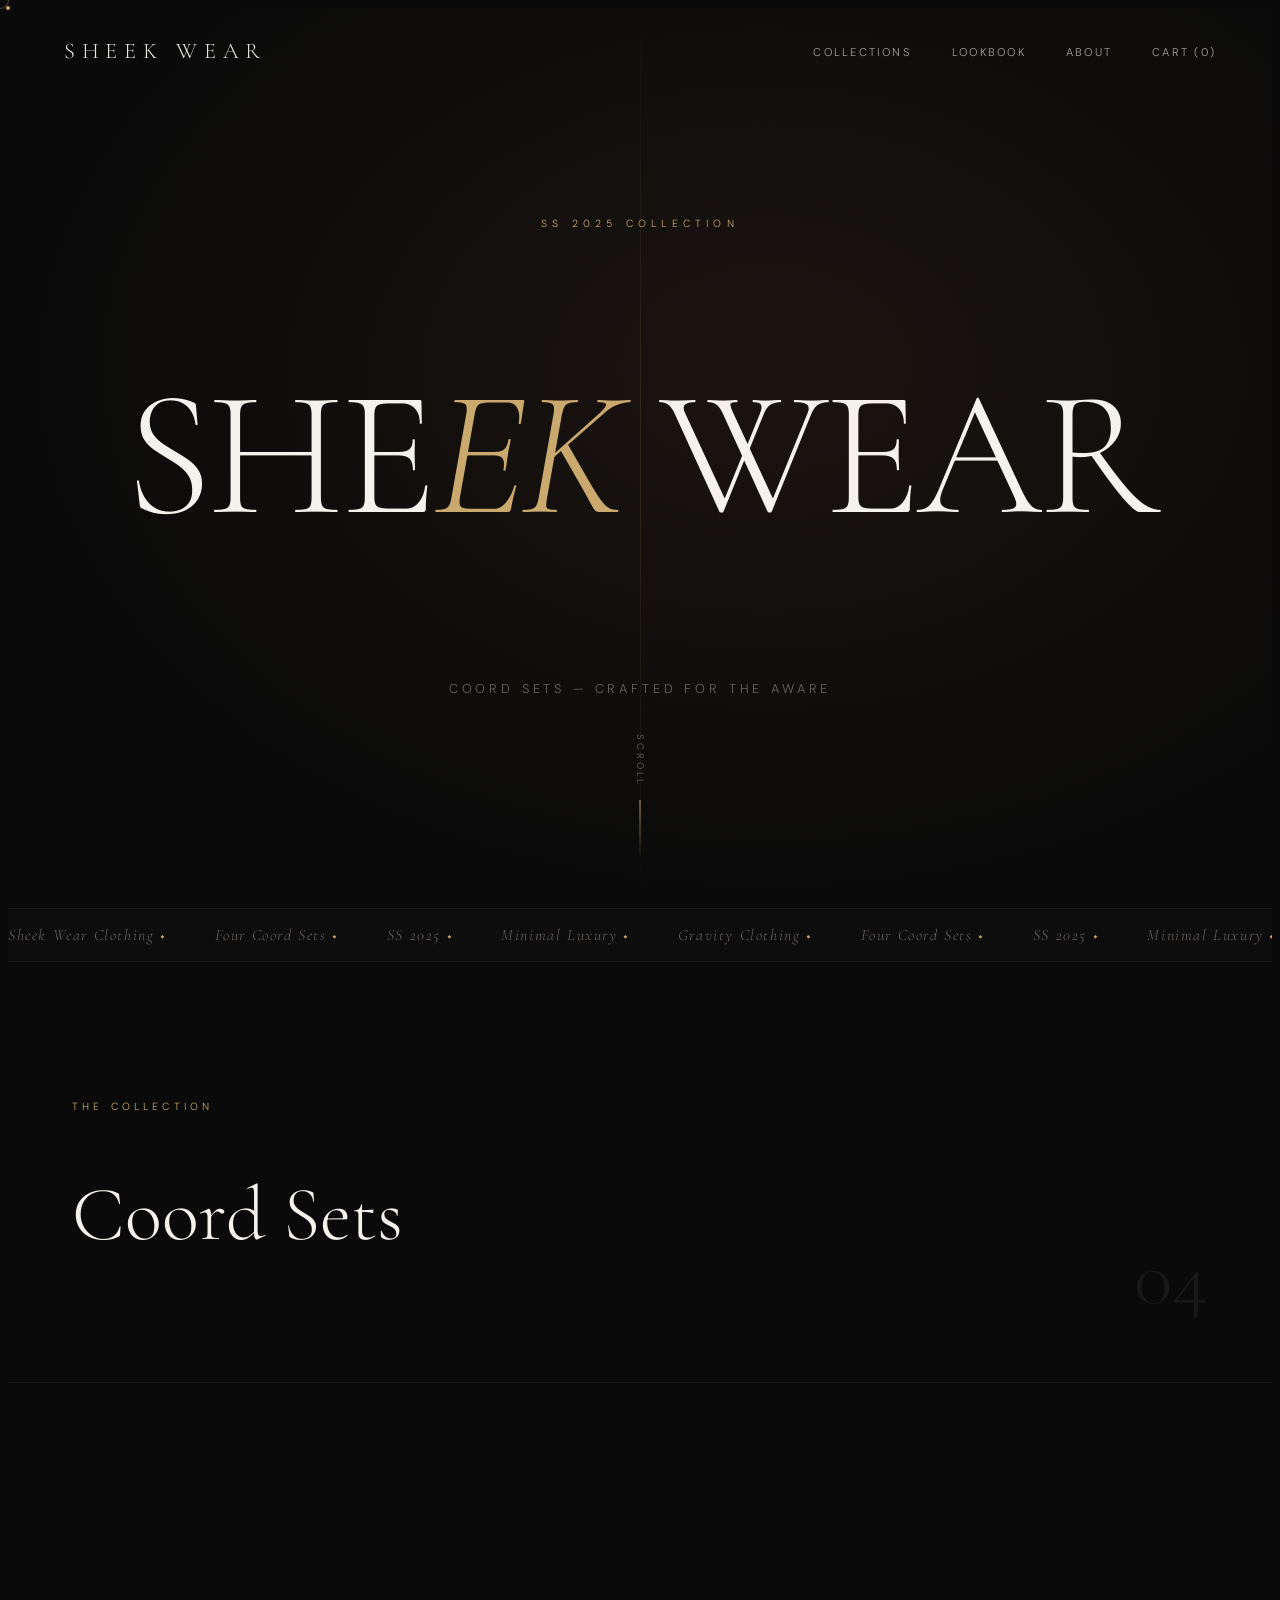
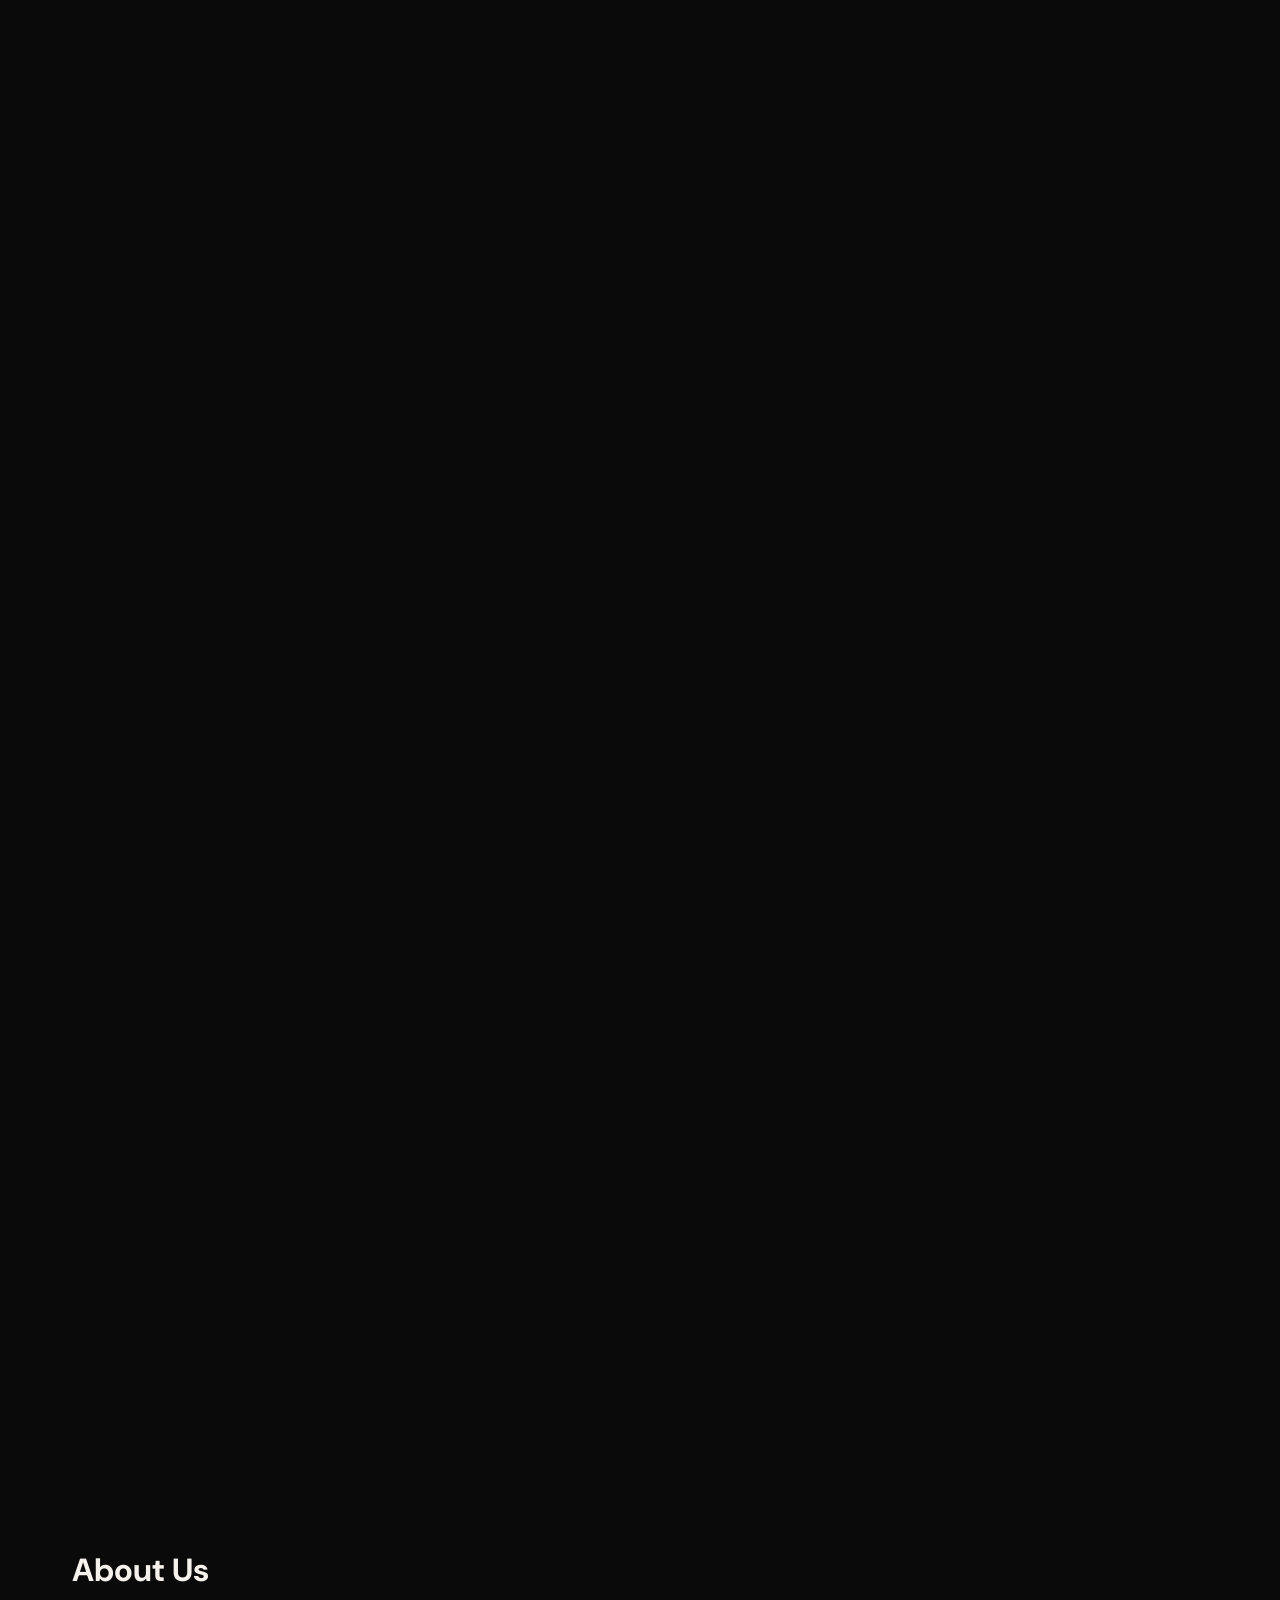
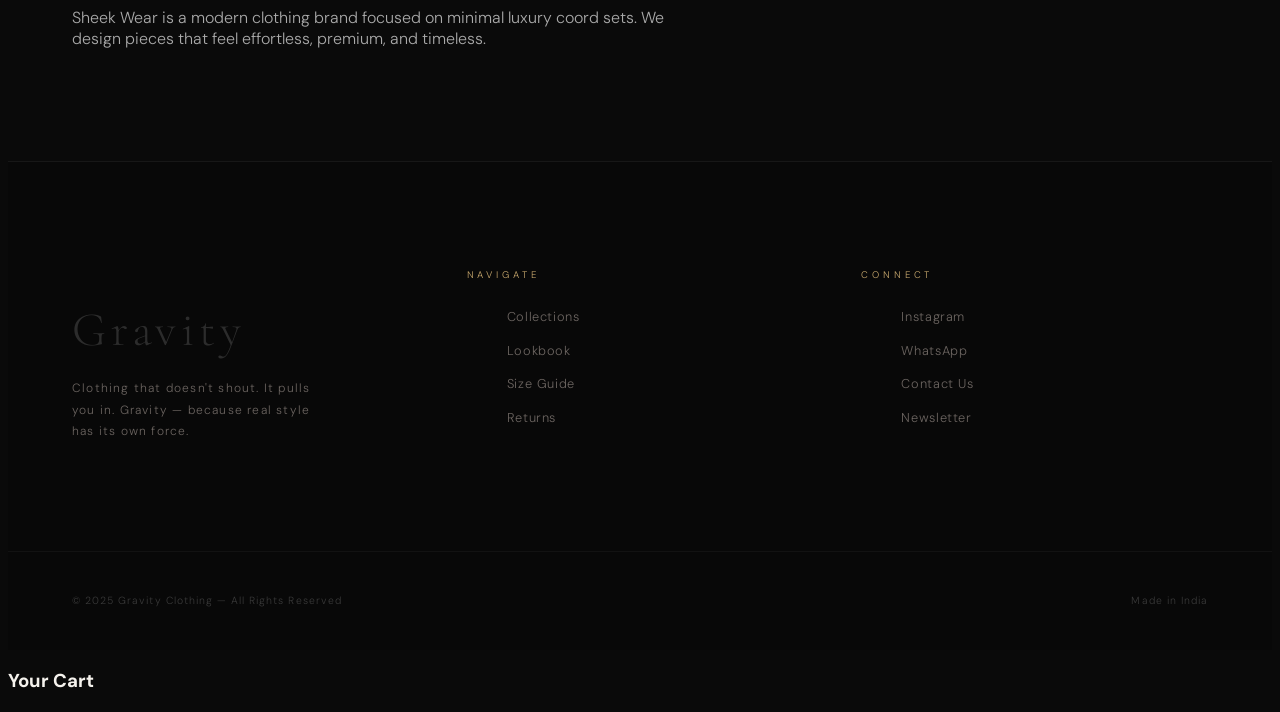
<file: index.html>
<!DOCTYPE html>
<html lang="en">
<head>
<meta charset="UTF-8">
<meta name="viewport" content="width=device-width, initial-scale=1.0">
<title>GRAVITY — Clothing</title>
<link href="https://fonts.googleapis.com/css2?family=Cormorant+Garamond:ital,wght@0,300;0,400;0,600;1,300;1,400&family=DM+Sans:wght@300;400;500&display=swap" rel="stylesheet">

<link rel="stylesheet" href="style.css">
</head>
<body>


<div class="cursor" id="cursor"></div>
<div class="cursor-ring" id="cursorRing"></div>

<!-- NAV -->
<nav>
  <a href="#" class="nav-logo">Sheek Wear</a>
  <ul class="nav-links">
    <li><a href="#collections">Collections</a></li>
    <li><a href="#">Lookbook</a></li>
    <li><a href="#about">About</a></li>
    <li><a href="#" onclick="toggleCart()">Cart (0)</a></li>
  </ul>
</nav>

<!-- HERO -->
<section class="hero">
  <div class="hero-bg"></div>
  <div class="hero-line"></div>
  <div class="hero-content">
    <p class="hero-eyebrow">SS 2025 Collection</p>
    <h1 class="hero-title">SHE<em>EK </em>WEAR</h1>
    <p class="hero-subtitle">Coord Sets — Crafted for the Aware</p>
  </div>
  <div class="hero-scroll">
    <span class="scroll-text">Scroll</span>
    <div class="scroll-line"></div>
  </div>
</section>

<!-- MARQUEE -->
<div class="marquee-section">
  <div class="marquee-track" id="marqueeTrack">
    <span class="marquee-item">Sheek Wear Clothing <span class="marquee-dot">◆</span></span>
    <span class="marquee-item">Four Coord Sets <span class="marquee-dot">◆</span></span>
    <span class="marquee-item">SS 2025 <span class="marquee-dot">◆</span></span>
    <span class="marquee-item">Minimal Luxury <span class="marquee-dot">◆</span></span>
    <span class="marquee-item">Gravity Clothing <span class="marquee-dot">◆</span></span>
    <span class="marquee-item">Four Coord Sets <span class="marquee-dot">◆</span></span>
    <span class="marquee-item">SS 2025 <span class="marquee-dot">◆</span></span>
    <span class="marquee-item">Minimal Luxury <span class="marquee-dot">◆</span></span>
    <span class="marquee-item">Gravity Clothing <span class="marquee-dot">◆</span></span>
    <span class="marquee-item">Four Coord Sets <span class="marquee-dot">◆</span></span>
  </div>
</div>

<!-- SECTION HEADER -->
<div class="section-header" id="collections">
  <div>
    <p class="section-label">The Collection</p>
    <h2 class="section-title">Coord Sets</h2>
  </div>
  <span class="section-count">04</span>
</div>

<!-- COORD SETS -->
<div class="coord-grid">

  <!-- SET 01 -->
  <div class="coord-item">
    <div class="coord-visual">
      <div class="coord-placeholder">
        <div class="placeholder-icon">
          <svg width="32" height="32" viewBox="0 0 32 32" fill="none">
            <rect x="8" y="4" width="16" height="24" rx="1" stroke="#c9a96e" stroke-width="0.8"/>
            <line x1="11" y1="10" x2="21" y2="10" stroke="#c9a96e" stroke-width="0.8"/>
            <line x1="11" y1="14" x2="18" y2="14" stroke="#c9a96e" stroke-width="0.8"/>
          </svg>
        </div>
        <span class="placeholder-text">Add Your Photo</span>
        <span class="placeholder-number">01</span>
      </div>
    </div>
    <div class="coord-info">
      <span class="coord-number">Set — 01</span>
      <h3 class="coord-name">The <em>Obsidian</em><br>Coord</h3>
      <p class="coord-desc">Deep black structured set with subtle matte finish. Boxy blazer paired with tapered wide-leg trousers. Designed for the person who moves with intention.</p>
      <div class="coord-tags">
        <span class="tag">Relaxed Fit</span>
        <span class="tag">Black</span>
        <span class="tag">Formal Casual</span>
        <span class="tag">100% Cotton</span>
      </div>
      <div class="size-row">
        <span class="size-label">Size</span>
        <button class="size-btn" onclick="selectSize(this)">XS</button>
        <button class="size-btn active" onclick="selectSize(this)">S</button>
        <button class="size-btn" onclick="selectSize(this)">M</button>
        <button class="size-btn" onclick="selectSize(this)">L</button>
        <button class="size-btn" onclick="selectSize(this)">XL</button>
      </div>
      <div class="coord-price-row">
        <span class="coord-price">₹3,499</span>
        <button class="btn-explore"><span>Add to Cart</span></button>
      </div>
    </div>
  </div>

  <!-- SET 02 -->
  <div class="coord-item">
    <div class="coord-visual">
      <div class="coord-placeholder">
        <div class="placeholder-icon">
          <svg width="32" height="32" viewBox="0 0 32 32" fill="none">
            <path d="M8 6 L16 4 L24 6 L22 28 L16 26 L10 28 Z" stroke="#c9a96e" stroke-width="0.8" fill="none"/>
            <line x1="12" y1="12" x2="20" y2="12" stroke="#c9a96e" stroke-width="0.8"/>
          </svg>
        </div>
        <span class="placeholder-text">Add Your Photo</span>
        <span class="placeholder-number">02</span>
      </div>
    </div>
    <div class="coord-info">
      <span class="coord-number">Set — 02</span>
      <h3 class="coord-name">The <em>Ivory</em><br>Coord</h3>
      <p class="coord-desc">Off-white linen blend coord with dropped shoulders and easy silhouette. A quiet statement in softness — effortless enough for brunch, refined enough for evenings.</p>
      <div class="coord-tags">
        <span class="tag">Oversized</span>
        <span class="tag">Ivory</span>
        <span class="tag">Linen Blend</span>
        <span class="tag">Summer</span>
      </div>
      <div class="size-row">
        <span class="size-label">Size</span>
        <button class="size-btn" onclick="selectSize(this)">XS</button>
        <button class="size-btn" onclick="selectSize(this)">S</button>
        <button class="size-btn active" onclick="selectSize(this)">M</button>
        <button class="size-btn" onclick="selectSize(this)">L</button>
        <button class="size-btn" onclick="selectSize(this)">XL</button>
      </div>
      <div class="coord-price-row">
        <span class="coord-price">₹3,199</span>
        <button class="btn-explore"><span>Add to Cart</span></button>
      </div>
    </div>
  </div>

  <!-- SET 03 -->
  <div class="coord-item">
    <div class="coord-visual">
      <div class="coord-placeholder">
        <div class="placeholder-icon">
          <svg width="32" height="32" viewBox="0 0 32 32" fill="none">
            <circle cx="16" cy="14" r="6" stroke="#c9a96e" stroke-width="0.8"/>
            <path d="M10 28 Q10 20 16 20 Q22 20 22 28" stroke="#c9a96e" stroke-width="0.8" fill="none"/>
          </svg>
        </div>
        <span class="placeholder-text">Add Your Photo</span>
        <span class="placeholder-number">03</span>
      </div>
    </div>
    <div class="coord-info">
      <span class="coord-number">Set — 03</span>
      <h3 class="coord-name">The <em>Slate</em><br>Coord</h3>
      <p class="coord-desc">Charcoal grey coord in premium modal fabric. The collarless jacket and straight-cut pants create an architectural silhouette that reads effortlessly modern.</p>
      <div class="coord-tags">
        <span class="tag">Straight Cut</span>
        <span class="tag">Charcoal</span>
        <span class="tag">Modal</span>
        <span class="tag">All Season</span>
      </div>
      <div class="size-row">
        <span class="size-label">Size</span>
        <button class="size-btn" onclick="selectSize(this)">XS</button>
        <button class="size-btn" onclick="selectSize(this)">S</button>
        <button class="size-btn" onclick="selectSize(this)">M</button>
        <button class="size-btn active" onclick="selectSize(this)">L</button>
        <button class="size-btn" onclick="selectSize(this)">XL</button>
      </div>
      <div class="coord-price-row">
        <span class="coord-price">₹3,699</span>
        <button class="btn-explore"><span>Add to Cart</span></button>
      </div>
    </div>
  </div>

  <!-- SET 04 -->
  <div class="coord-item">
    <div class="coord-visual">
      <div class="coord-placeholder">
        <div class="placeholder-icon">
          <svg width="32" height="32" viewBox="0 0 32 32" fill="none">
            <rect x="6" y="8" width="20" height="16" rx="2" stroke="#c9a96e" stroke-width="0.8"/>
            <path d="M6 14 L26 14" stroke="#c9a96e" stroke-width="0.8"/>
            <circle cx="16" cy="20" r="2" stroke="#c9a96e" stroke-width="0.8"/>
          </svg>
        </div>
        <span class="placeholder-text">Add Your Photo</span>
        <span class="placeholder-number">04</span>
      </div>
    </div>
    <div class="coord-info">
      <span class="coord-number">Set — 04</span>
      <h3 class="coord-name">The <em>Rust</em><br>Coord</h3>
      <p class="coord-desc">Warm terracotta coord with cinched waist detail and flared hem trousers. A bold earth-tone set that anchors the collection — grounded, warm, unforgettable.</p>
      <div class="coord-tags">
        <span class="tag">Flared Hem</span>
        <span class="tag">Rust / Terra</span>
        <span class="tag">Viscose</span>
        <span class="tag">Statement</span>
      </div>
      <div class="size-row">
        <span class="size-label">Size</span>
        <button class="size-btn" onclick="selectSize(this)">XS</button>
        <button class="size-btn" onclick="selectSize(this)">S</button>
        <button class="size-btn" onclick="selectSize(this)">M</button>
        <button class="size-btn" onclick="selectSize(this)">L</button>
        <button class="size-btn active" onclick="selectSize(this)">XL</button>
      </div>
      <div class="coord-price-row">
        <span class="coord-price">₹3,899</span>
        <button class="btn-explore"><span>Add to Cart</span></button>
      </div>
    </div>
  </div>

</div>
<section id="about" style="padding: 6rem 4rem;">
  <h2 style="font-size: 2rem; margin-bottom: 1rem;">About Us</h2>
  <p style="max-width: 600px; color: #aaa;">
    Sheek Wear is a modern clothing brand focused on minimal luxury coord sets.
    We design pieces that feel effortless, premium, and timeless.
  </p>
</section>

<!-- FOOTER -->
<footer>
  <div>
    <p class="footer-brand">Gravity</p>
    <p class="footer-tagline">Clothing that doesn't shout. It pulls you in. Gravity — because real style has its own force.</p>
  </div>
  <div>
    <p class="footer-heading">Navigate</p>
    <ul class="footer-links">
      <li><a href="#">Collections</a></li>
      <li><a href="#">Lookbook</a></li>
      <li><a href="#">Size Guide</a></li>
      <li><a href="#">Returns</a></li>
    </ul>
  </div>
  <div>
    <p class="footer-heading">Connect</p>
    <ul class="footer-links">
      <li><a href="#">Instagram</a></li>
      <li><a href="#">WhatsApp</a></li>
      <li><a href="#">Contact Us</a></li>
      <li><a href="#">Newsletter</a></li>
    </ul>
  </div>
</footer>
<div class="footer-bottom">
  <p>© 2025 Gravity Clothing — All Rights Reserved</p>
  <p>Made in India</p>
</div>

<!-- CART BOX -->
<div id="cartBox">
  <h3>Your Cart</h3>
  <ul id="cartItems"></ul>
</div>

<!-- JS FILE LINK -->
<script src="script.js"></script>
</body>
</html>
</file>
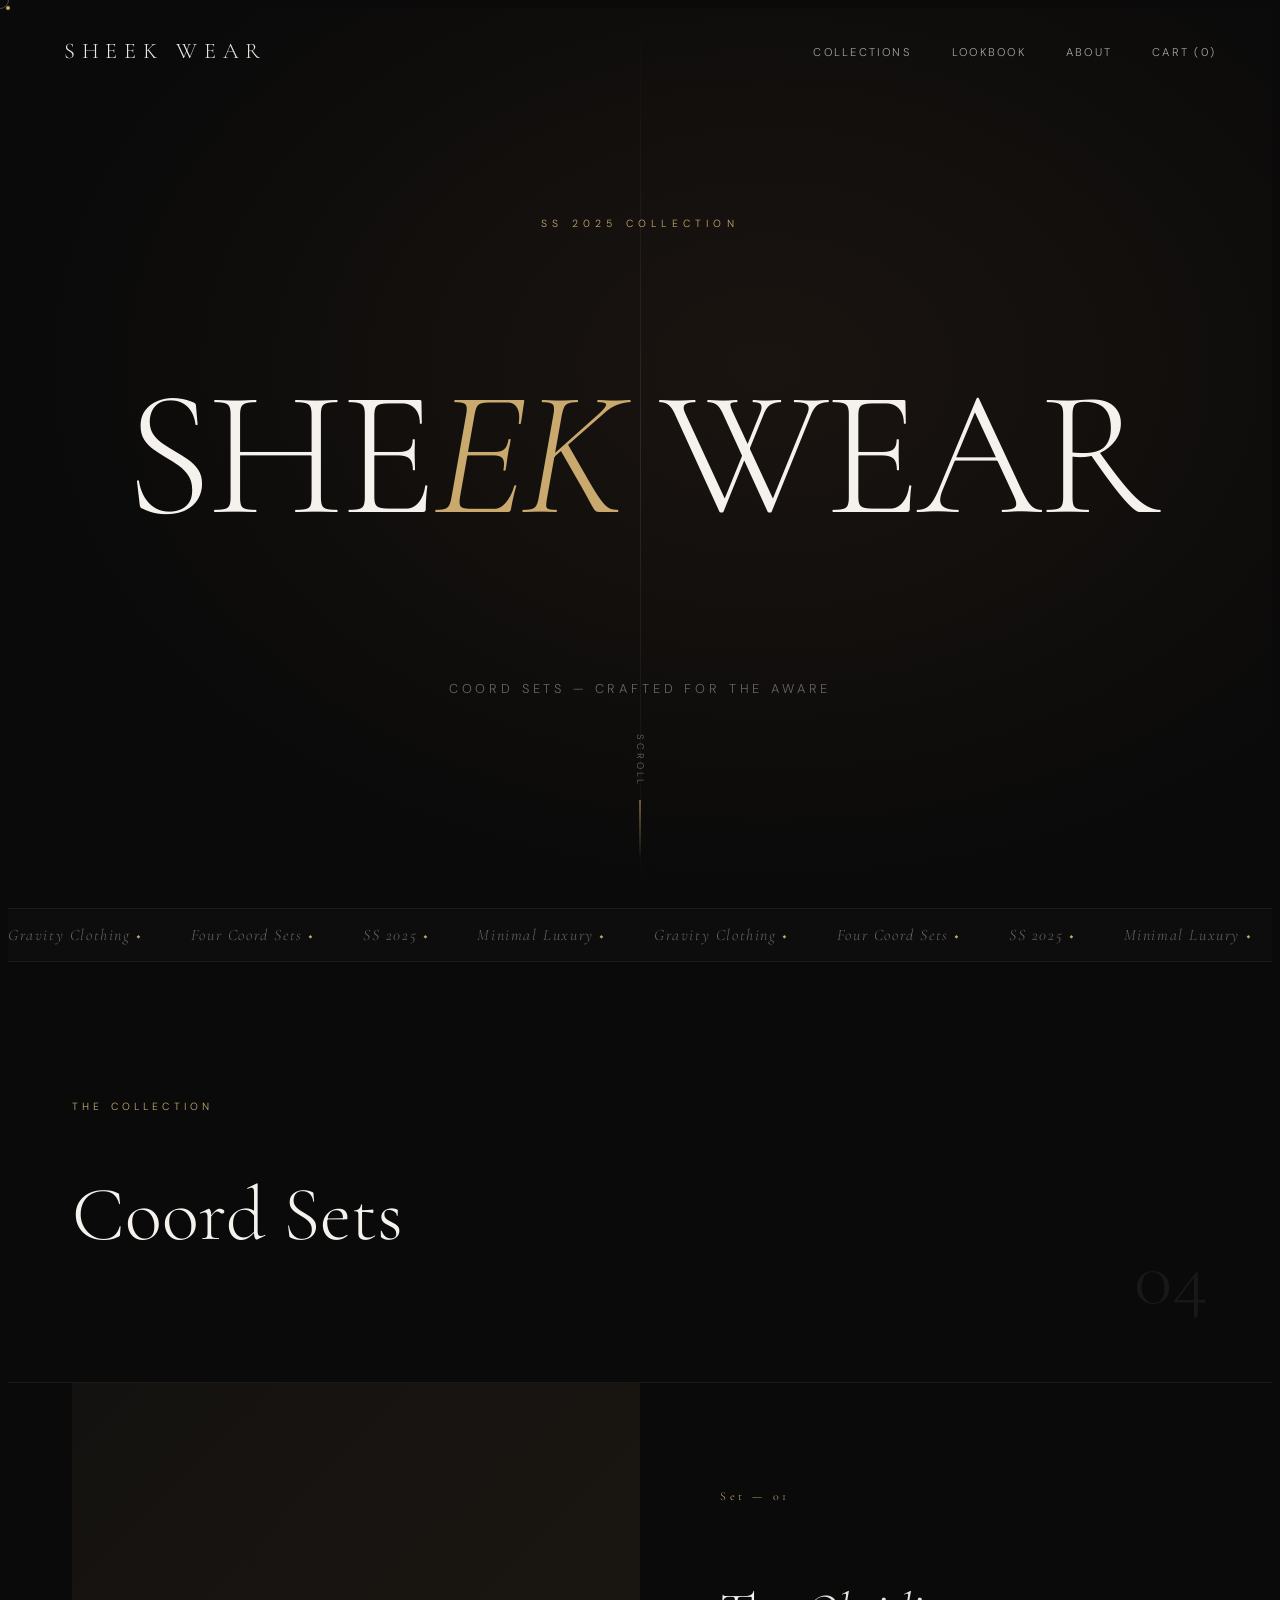
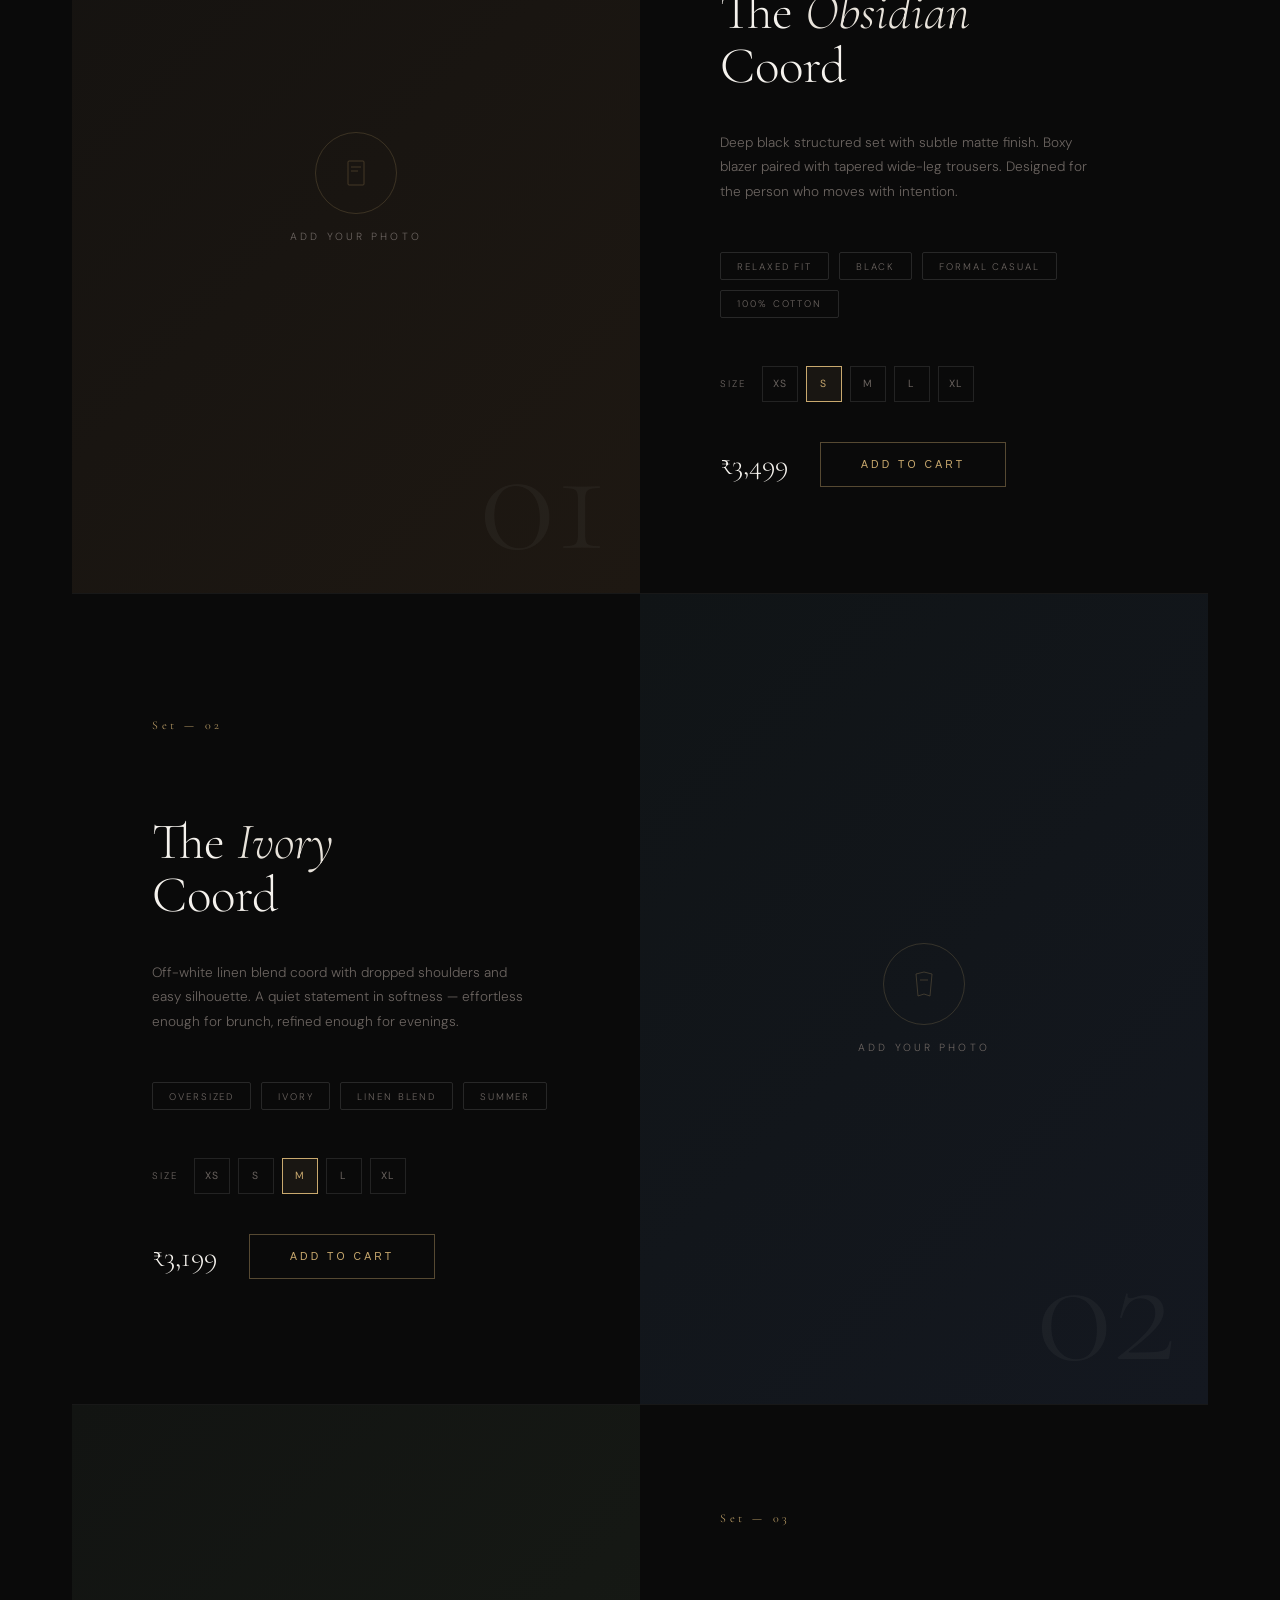
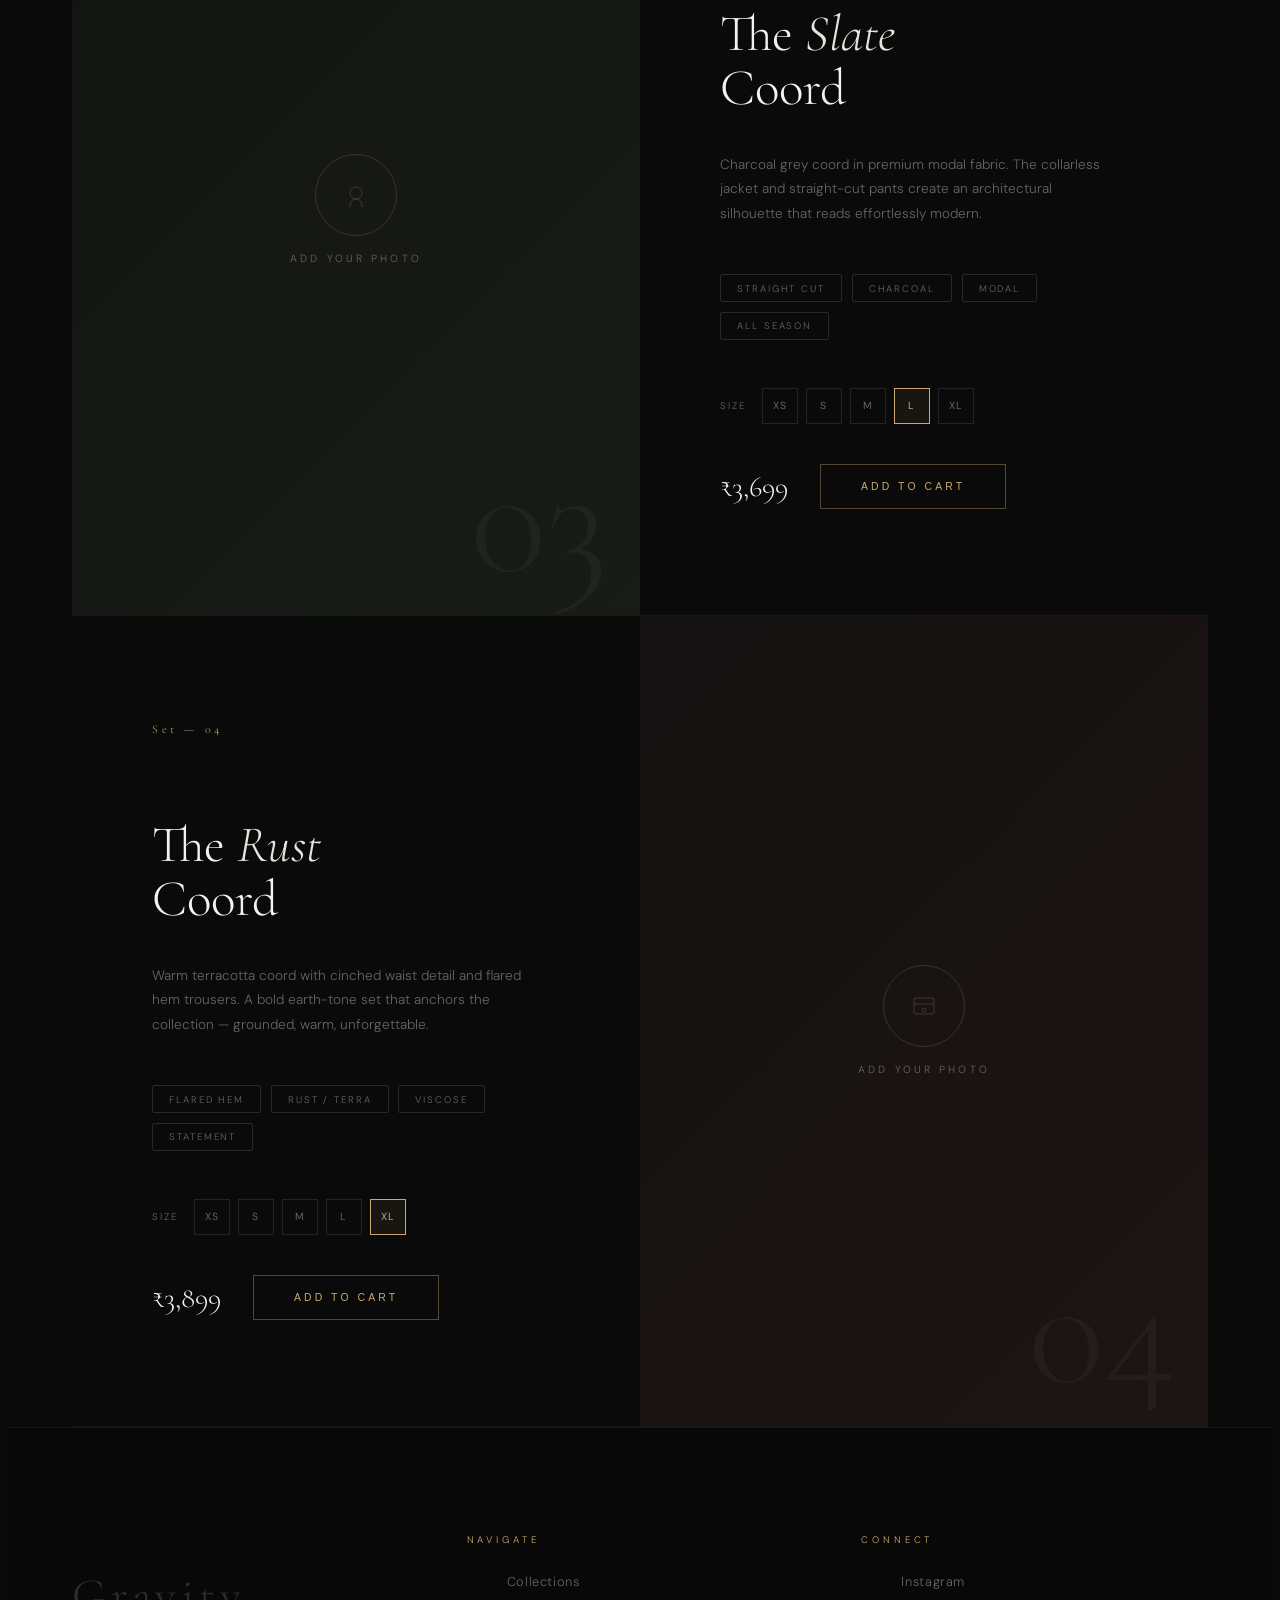
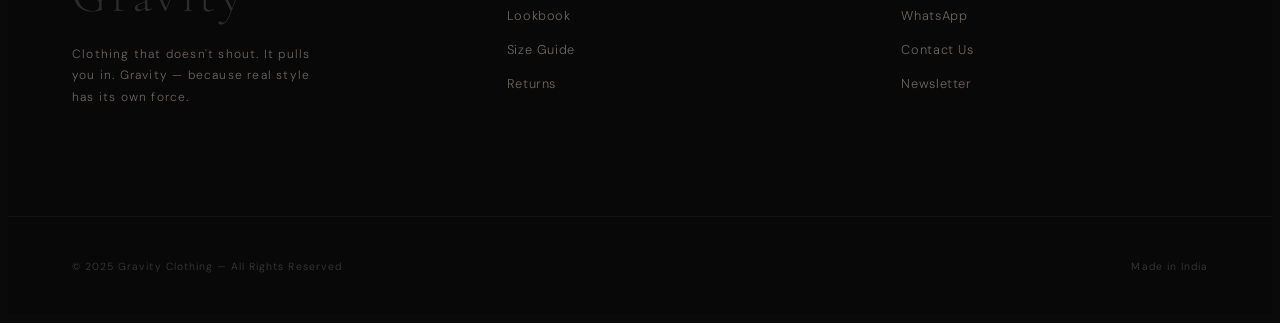
<file: gravity-clothing.html>
<!DOCTYPE html>
<html lang="en">
<head>
<meta charset="UTF-8">
<meta name="viewport" content="width=device-width, initial-scale=1.0">
<title>GRAVITY — Clothing</title>
<link href="https://fonts.googleapis.com/css2?family=Cormorant+Garamond:ital,wght@0,300;0,400;0,600;1,300;1,400&family=DM+Sans:wght@300;400;500&display=swap" rel="stylesheet">

<link rel="stylesheet" href="style.css">
</head>
<body>

<div class="cursor" id="cursor"></div>
<div class="cursor-ring" id="cursorRing"></div>

<!-- NAV -->
<nav>
  <a href="#" class="nav-logo">Sheek Wear</a>
  <ul class="nav-links">
    <li><a href="#collections">Collections</a></li>
    <li><a href="#">Lookbook</a></li>
    <li><a href="#">About</a></li>
    <li><a href="#">Cart (0)</a></li>
  </ul>
</nav>

<!-- HERO -->
<section class="hero">
  <div class="hero-bg"></div>
  <div class="hero-line"></div>
  <div class="hero-content">
    <p class="hero-eyebrow">SS 2025 Collection</p>
    <h1 class="hero-title">SHE<em>EK </em>WEAR</h1>
    <p class="hero-subtitle">Coord Sets — Crafted for the Aware</p>
  </div>
  <div class="hero-scroll">
    <span class="scroll-text">Scroll</span>
    <div class="scroll-line"></div>
  </div>
</section>

<!-- MARQUEE -->
<div class="marquee-section">
  <div class="marquee-track" id="marqueeTrack">
    <span class="marquee-item">Gravity Clothing <span class="marquee-dot">◆</span></span>
    <span class="marquee-item">Four Coord Sets <span class="marquee-dot">◆</span></span>
    <span class="marquee-item">SS 2025 <span class="marquee-dot">◆</span></span>
    <span class="marquee-item">Minimal Luxury <span class="marquee-dot">◆</span></span>
    <span class="marquee-item">Gravity Clothing <span class="marquee-dot">◆</span></span>
    <span class="marquee-item">Four Coord Sets <span class="marquee-dot">◆</span></span>
    <span class="marquee-item">SS 2025 <span class="marquee-dot">◆</span></span>
    <span class="marquee-item">Minimal Luxury <span class="marquee-dot">◆</span></span>
    <span class="marquee-item">Gravity Clothing <span class="marquee-dot">◆</span></span>
    <span class="marquee-item">Four Coord Sets <span class="marquee-dot">◆</span></span>
  </div>
</div>

<!-- SECTION HEADER -->
<div class="section-header" id="collections">
  <div>
    <p class="section-label">The Collection</p>
    <h2 class="section-title">Coord Sets</h2>
  </div>
  <span class="section-count">04</span>
</div>

<!-- COORD SETS -->
<div class="coord-grid">

  <!-- SET 01 -->
  <div class="coord-item">
    <div class="coord-visual">
      <div class="coord-placeholder">
        <div class="placeholder-icon">
          <svg width="32" height="32" viewBox="0 0 32 32" fill="none">
            <rect x="8" y="4" width="16" height="24" rx="1" stroke="#c9a96e" stroke-width="0.8"/>
            <line x1="11" y1="10" x2="21" y2="10" stroke="#c9a96e" stroke-width="0.8"/>
            <line x1="11" y1="14" x2="18" y2="14" stroke="#c9a96e" stroke-width="0.8"/>
          </svg>
        </div>
        <span class="placeholder-text">Add Your Photo</span>
        <span class="placeholder-number">01</span>
      </div>
    </div>
    <div class="coord-info">
      <span class="coord-number">Set — 01</span>
      <h3 class="coord-name">The <em>Obsidian</em><br>Coord</h3>
      <p class="coord-desc">Deep black structured set with subtle matte finish. Boxy blazer paired with tapered wide-leg trousers. Designed for the person who moves with intention.</p>
      <div class="coord-tags">
        <span class="tag">Relaxed Fit</span>
        <span class="tag">Black</span>
        <span class="tag">Formal Casual</span>
        <span class="tag">100% Cotton</span>
      </div>
      <div class="size-row">
        <span class="size-label">Size</span>
        <button class="size-btn" onclick="selectSize(this)">XS</button>
        <button class="size-btn active" onclick="selectSize(this)">S</button>
        <button class="size-btn" onclick="selectSize(this)">M</button>
        <button class="size-btn" onclick="selectSize(this)">L</button>
        <button class="size-btn" onclick="selectSize(this)">XL</button>
      </div>
      <div class="coord-price-row">
        <span class="coord-price">₹3,499</span>
        <button class="btn-explore"><span>Add to Cart</span></button>
      </div>
    </div>
  </div>

  <!-- SET 02 -->
  <div class="coord-item">
    <div class="coord-visual">
      <div class="coord-placeholder">
        <div class="placeholder-icon">
          <svg width="32" height="32" viewBox="0 0 32 32" fill="none">
            <path d="M8 6 L16 4 L24 6 L22 28 L16 26 L10 28 Z" stroke="#c9a96e" stroke-width="0.8" fill="none"/>
            <line x1="12" y1="12" x2="20" y2="12" stroke="#c9a96e" stroke-width="0.8"/>
          </svg>
        </div>
        <span class="placeholder-text">Add Your Photo</span>
        <span class="placeholder-number">02</span>
      </div>
    </div>
    <div class="coord-info">
      <span class="coord-number">Set — 02</span>
      <h3 class="coord-name">The <em>Ivory</em><br>Coord</h3>
      <p class="coord-desc">Off-white linen blend coord with dropped shoulders and easy silhouette. A quiet statement in softness — effortless enough for brunch, refined enough for evenings.</p>
      <div class="coord-tags">
        <span class="tag">Oversized</span>
        <span class="tag">Ivory</span>
        <span class="tag">Linen Blend</span>
        <span class="tag">Summer</span>
      </div>
      <div class="size-row">
        <span class="size-label">Size</span>
        <button class="size-btn" onclick="selectSize(this)">XS</button>
        <button class="size-btn" onclick="selectSize(this)">S</button>
        <button class="size-btn active" onclick="selectSize(this)">M</button>
        <button class="size-btn" onclick="selectSize(this)">L</button>
        <button class="size-btn" onclick="selectSize(this)">XL</button>
      </div>
      <div class="coord-price-row">
        <span class="coord-price">₹3,199</span>
        <button class="btn-explore"><span>Add to Cart</span></button>
      </div>
    </div>
  </div>

  <!-- SET 03 -->
  <div class="coord-item">
    <div class="coord-visual">
      <div class="coord-placeholder">
        <div class="placeholder-icon">
          <svg width="32" height="32" viewBox="0 0 32 32" fill="none">
            <circle cx="16" cy="14" r="6" stroke="#c9a96e" stroke-width="0.8"/>
            <path d="M10 28 Q10 20 16 20 Q22 20 22 28" stroke="#c9a96e" stroke-width="0.8" fill="none"/>
          </svg>
        </div>
        <span class="placeholder-text">Add Your Photo</span>
        <span class="placeholder-number">03</span>
      </div>
    </div>
    <div class="coord-info">
      <span class="coord-number">Set — 03</span>
      <h3 class="coord-name">The <em>Slate</em><br>Coord</h3>
      <p class="coord-desc">Charcoal grey coord in premium modal fabric. The collarless jacket and straight-cut pants create an architectural silhouette that reads effortlessly modern.</p>
      <div class="coord-tags">
        <span class="tag">Straight Cut</span>
        <span class="tag">Charcoal</span>
        <span class="tag">Modal</span>
        <span class="tag">All Season</span>
      </div>
      <div class="size-row">
        <span class="size-label">Size</span>
        <button class="size-btn" onclick="selectSize(this)">XS</button>
        <button class="size-btn" onclick="selectSize(this)">S</button>
        <button class="size-btn" onclick="selectSize(this)">M</button>
        <button class="size-btn active" onclick="selectSize(this)">L</button>
        <button class="size-btn" onclick="selectSize(this)">XL</button>
      </div>
      <div class="coord-price-row">
        <span class="coord-price">₹3,699</span>
        <button class="btn-explore"><span>Add to Cart</span></button>
      </div>
    </div>
  </div>

  <!-- SET 04 -->
  <div class="coord-item">
    <div class="coord-visual">
      <div class="coord-placeholder">
        <div class="placeholder-icon">
          <svg width="32" height="32" viewBox="0 0 32 32" fill="none">
            <rect x="6" y="8" width="20" height="16" rx="2" stroke="#c9a96e" stroke-width="0.8"/>
            <path d="M6 14 L26 14" stroke="#c9a96e" stroke-width="0.8"/>
            <circle cx="16" cy="20" r="2" stroke="#c9a96e" stroke-width="0.8"/>
          </svg>
        </div>
        <span class="placeholder-text">Add Your Photo</span>
        <span class="placeholder-number">04</span>
      </div>
    </div>
    <div class="coord-info">
      <span class="coord-number">Set — 04</span>
      <h3 class="coord-name">The <em>Rust</em><br>Coord</h3>
      <p class="coord-desc">Warm terracotta coord with cinched waist detail and flared hem trousers. A bold earth-tone set that anchors the collection — grounded, warm, unforgettable.</p>
      <div class="coord-tags">
        <span class="tag">Flared Hem</span>
        <span class="tag">Rust / Terra</span>
        <span class="tag">Viscose</span>
        <span class="tag">Statement</span>
      </div>
      <div class="size-row">
        <span class="size-label">Size</span>
        <button class="size-btn" onclick="selectSize(this)">XS</button>
        <button class="size-btn" onclick="selectSize(this)">S</button>
        <button class="size-btn" onclick="selectSize(this)">M</button>
        <button class="size-btn" onclick="selectSize(this)">L</button>
        <button class="size-btn active" onclick="selectSize(this)">XL</button>
      </div>
      <div class="coord-price-row">
        <span class="coord-price">₹3,899</span>
        <button class="btn-explore"><span>Add to Cart</span></button>
      </div>
    </div>
  </div>

</div>

<!-- FOOTER -->
<footer>
  <div>
    <p class="footer-brand">Gravity</p>
    <p class="footer-tagline">Clothing that doesn't shout. It pulls you in. Gravity — because real style has its own force.</p>
  </div>
  <div>
    <p class="footer-heading">Navigate</p>
    <ul class="footer-links">
      <li><a href="#">Collections</a></li>
      <li><a href="#">Lookbook</a></li>
      <li><a href="#">Size Guide</a></li>
      <li><a href="#">Returns</a></li>
    </ul>
  </div>
  <div>
    <p class="footer-heading">Connect</p>
    <ul class="footer-links">
      <li><a href="#">Instagram</a></li>
      <li><a href="#">WhatsApp</a></li>
      <li><a href="#">Contact Us</a></li>
      <li><a href="#">Newsletter</a></li>
    </ul>
  </div>
</footer>
<div class="footer-bottom">
  <p>© 2025 Gravity Clothing — All Rights Reserved</p>
  <p>Made in India</p>
</div>

<script>
  // Custom cursor
  const cursor = document.getElementById('cursor');
  const ring = document.getElementById('cursorRing');
  let mx = 0, my = 0, rx = 0, ry = 0;
  document.addEventListener('mousemove', e => {
    mx = e.clientX; my = e.clientY;
    cursor.style.left = mx + 'px';
    cursor.style.top = my + 'px';
  });
  function animateRing() {
    rx += (mx - rx) * 0.12;
    ry += (my - ry) * 0.12;
    ring.style.left = rx + 'px';
    ring.style.top = ry + 'px';
    requestAnimationFrame(animateRing);
  }
  animateRing();
  document.querySelectorAll('button, a, .coord-item').forEach(el => {
    el.addEventListener('mouseenter', () => cursor.classList.add('hover'));
    el.addEventListener('mouseleave', () => cursor.classList.remove('hover'));
  });

  // Scroll reveal
  const observer = new IntersectionObserver(entries => {
    entries.forEach(e => { if (e.isIntersecting) e.target.classList.add('visible'); });
  }, { threshold: 0.12 });
  document.querySelectorAll('.coord-item').forEach(el => observer.observe(el));

  // Size selector
  function selectSize(btn) {
    const parent = btn.closest('.size-row');
    parent.querySelectorAll('.size-btn').forEach(b => b.classList.remove('active'));
    btn.classList.add('active');
  }

  // Parallax hero text on scroll
  window.addEventListener('scroll', () => {
    const scrolled = window.scrollY;
    const heroContent = document.querySelector('.hero-content');
    if (heroContent) {
      heroContent.style.transform = `translateY(${scrolled * 0.35}px)`;
      heroContent.style.opacity = 1 - scrolled / 600;
    }
  });
</script>
</body>
</html>
</file>
<file: style.css>
<<<<<<< HEAD:style.css
*, *::before, *::after { margin: 0; padding: 0; box-sizing: border-box; }

:root {
  --black: #0a0a0a;
  --white: #f5f2ed;
  --cream: #e8e3db;
  --gold: #c9a96e;
  --muted: #6b6460;
  --serif: 'Cormorant Garamond', serif;
  --sans: 'DM Sans', sans-serif;
}

html { scroll-behavior: smooth; }

body {
  background: var(--black);
  color: var(--white);
  font-family: var(--sans);
  font-weight: 300;
  overflow-x: hidden;
  cursor: none;
}

/* Custom Cursor */
.cursor {
  position: fixed;
  width: 4px;
  height: 4px;
  background: var(--gold);
  border-radius: 50%;
  pointer-events: none;
  z-index: 9999;
  transition: transform 0.15s ease;
  transform: translate(-50%, -50%);
}
.cursor-ring {
  position: fixed;
  width: 16px;
  height: 16px;
  border: 1px solid rgba(201, 169, 110, 0.4);
  border-radius: 50%;
  pointer-events: none;
  z-index: 9998;
  transform: translate(-50%, -50%);
  transition: all 0.35s cubic-bezier(0.25, 0.46, 0.45, 0.94);
}
.cursor.hover { transform: translate(-50%, -50%) scale(3); background: transparent; border: 1px solid var(--gold); }

/* NAV */
nav {
  position: fixed;
  top: 0; left: 0; right: 0;
  z-index: 100;
  display: flex;
  align-items: center;
  justify-content: space-between;
  padding: 1.5rem 4rem;
  mix-blend-mode: difference;
}
.nav-logo {
  font-family: var(--serif);
  font-size: 1.4rem;
  font-weight: 300;
  letter-spacing: 0.3em;
  color: var(--white);
  text-decoration: none;
  text-transform: uppercase;
}
.nav-links {
  display: flex;
  gap: 2.5rem;
  list-style: none;
}
.nav-links a {
  font-size: 0.7rem;
  letter-spacing: 0.2em;
  color: var(--white);
  text-decoration: none;
  text-transform: uppercase;
  opacity: 0.7;
  transition: opacity 0.3s;
}
.nav-links a:hover { opacity: 1; }

/* HERO */
.hero {
  height: 100vh;
  display: flex;
  flex-direction: column;
  align-items: center;
  justify-content: center;
  position: relative;
  overflow: hidden;
}
.hero-bg {
  position: absolute;
  inset: 0;
  background: radial-gradient(ellipse at 60% 40%, #1a1410 0%, var(--black) 70%);
}
.hero-line {
  position: absolute;
  width: 1px;
  height: 100%;
  background: linear-gradient(to bottom, transparent, rgba(201,169,110,0.15), transparent);
  left: 50%;
}
.hero-content {
  position: relative;
  text-align: center;
  z-index: 2;
}
.hero-eyebrow {
  font-size: 0.65rem;
  letter-spacing: 0.5em;
  color: var(--gold);
  text-transform: uppercase;
  margin-bottom: 1.5rem;
  opacity: 0;
  animation: fadeUp 1s 0.3s forwards;
}
.hero-title {
  font-family: var(--serif);
  font-size: clamp(6rem, 14vw, 14rem);
  font-weight: 300;
  line-height: 0.85;
  letter-spacing: -0.02em;
  opacity: 0;
  animation: fadeUp 1.2s 0.5s forwards;
}
.hero-title em {
  font-style: italic;
  color: var(--gold);
}
.hero-subtitle {
  margin-top: 2rem;
  font-size: 0.8rem;
  letter-spacing: 0.3em;
  color: var(--muted);
  text-transform: uppercase;
  opacity: 0;
  animation: fadeUp 1s 0.8s forwards;
}
.hero-scroll {
  position: absolute;
  bottom: 3rem;
  left: 50%;
  transform: translateX(-50%);
  display: flex;
  flex-direction: column;
  align-items: center;
  gap: 0.8rem;
  opacity: 0;
  animation: fadeIn 1s 1.5s forwards;
}
.scroll-text {
  font-size: 0.6rem;
  letter-spacing: 0.3em;
  color: var(--muted);
  text-transform: uppercase;
  writing-mode: vertical-rl;
}
.scroll-line {
  width: 1px;
  height: 60px;
  background: linear-gradient(to bottom, var(--gold), transparent);
  animation: scrollPulse 2s infinite;
}

/* MARQUEE */
.marquee-section {
  border-top: 1px solid rgba(255,255,255,0.06);
  border-bottom: 1px solid rgba(255,255,255,0.06);
  overflow: hidden;
  padding: 1rem 0;
  background: #0d0d0d;
}
.marquee-track {
  display: flex;
  gap: 3rem;
  animation: marquee 20s linear infinite;
  white-space: nowrap;
}
.marquee-item {
  font-family: var(--serif);
  font-size: 1rem;
  font-style: italic;
  color: var(--muted);
  letter-spacing: 0.1em;
  flex-shrink: 0;
}
.marquee-dot {
  color: var(--gold);
  font-style: normal;
}

/* COLLECTIONS INTRO */
.section-header {
  padding: 8rem 4rem 4rem;
  display: flex;
  align-items: flex-end;
  justify-content: space-between;
  border-bottom: 1px solid rgba(255,255,255,0.06);
}
.section-label {
  font-size: 0.65rem;
  letter-spacing: 0.4em;
  color: var(--gold);
  text-transform: uppercase;
  margin-bottom: 1rem;
}
.section-title {
  font-family: var(--serif);
  font-size: clamp(3rem, 6vw, 5rem);
  font-weight: 300;
  line-height: 1;
}
.section-count {
  font-family: var(--serif);
  font-size: 5rem;
  font-weight: 300;
  color: rgba(255,255,255,0.06);
  line-height: 1;
}

/* COORD SETS — alternating layout */
.coord-grid {
  padding: 0 4rem;
}

.coord-item {
  display: grid;
  grid-template-columns: 1fr 1fr;
  min-height: 90vh;
  border-bottom: 1px solid rgba(255,255,255,0.06);
  opacity: 0;
  transform: translateY(60px);
  transition: opacity 0.9s cubic-bezier(0.16, 1, 0.3, 1), transform 0.9s cubic-bezier(0.16, 1, 0.3, 1);
}
.coord-item.visible { opacity: 1; transform: translateY(0); }
.coord-item:nth-child(even) { direction: rtl; }
.coord-item:nth-child(even) > * { direction: ltr; }

.coord-visual {
  position: relative;
  overflow: hidden;
  background: #111;
}
.coord-image {
  width: 100%;
  height: 100%;
  object-fit: cover;
  transition: transform 0.8s cubic-bezier(0.16, 1, 0.3, 1);
  filter: grayscale(20%);
}
.coord-item:hover .coord-image { transform: scale(1.04); filter: grayscale(0%); }

.coord-placeholder {
  width: 100%;
  height: 100%;
  min-height: 600px;
  display: flex;
  align-items: center;
  justify-content: center;
  flex-direction: column;
  gap: 1rem;
  position: relative;
}
.placeholder-number {
  font-family: var(--serif);
  font-size: 10rem;
  font-weight: 300;
  color: rgba(255,255,255,0.04);
  position: absolute;
  bottom: 1rem;
  right: 2rem;
  line-height: 1;
}
.placeholder-icon {
  width: 80px;
  height: 80px;
  border: 1px solid rgba(201,169,110,0.2);
  border-radius: 50%;
  display: flex;
  align-items: center;
  justify-content: center;
}
.placeholder-icon svg { opacity: 0.3; }
.placeholder-text {
  font-size: 0.65rem;
  letter-spacing: 0.3em;
  color: var(--muted);
  text-transform: uppercase;
}

/* Unique bg per set */
.coord-item:nth-child(1) .coord-placeholder { background: linear-gradient(135deg, #141210 0%, #1e1812 100%); }
.coord-item:nth-child(2) .coord-placeholder { background: linear-gradient(135deg, #101416 0%, #141820 100%); }
.coord-item:nth-child(3) .coord-placeholder { background: linear-gradient(135deg, #121412 0%, #181c16 100%); }
.coord-item:nth-child(4) .coord-placeholder { background: linear-gradient(135deg, #141212 0%, #1e1414 100%); }

.coord-info {
  padding: 5rem;
  display: flex;
  flex-direction: column;
  justify-content: center;
}
.coord-number {
  font-family: var(--serif);
  font-size: 0.75rem;
  color: var(--gold);
  letter-spacing: 0.3em;
  margin-bottom: 2rem;
}
.coord-name {
  font-family: var(--serif);
  font-size: clamp(2.5rem, 4vw, 4rem);
  font-weight: 300;
  line-height: 1.05;
  margin-bottom: 1.5rem;
}
.coord-name em {
  font-style: italic;
  color: var(--cream);
}
.coord-desc {
  font-size: 0.85rem;
  line-height: 1.8;
  color: var(--muted);
  max-width: 380px;
  margin-bottom: 3rem;
}
.coord-tags {
  display: flex;
  gap: 0.6rem;
  flex-wrap: wrap;
  margin-bottom: 3rem;
}
.tag {
  font-size: 0.6rem;
  letter-spacing: 0.2em;
  text-transform: uppercase;
  padding: 0.4rem 1rem;
  border: 1px solid rgba(255,255,255,0.12);
  color: var(--muted);
  border-radius: 2px;
}
.coord-price-row {
  display: flex;
  align-items: center;
  gap: 2rem;
}
.coord-price {
  font-family: var(--serif);
  font-size: 1.8rem;
  font-weight: 300;
}
.btn-explore {
  font-size: 0.65rem;
  letter-spacing: 0.3em;
  text-transform: uppercase;
  padding: 1rem 2.5rem;
  border: 1px solid rgba(201,169,110,0.4);
  color: var(--gold);
  background: transparent;
  cursor: none;
  transition: all 0.4s;
  position: relative;
  overflow: hidden;
}
.btn-explore::before {
  content: '';
  position: absolute;
  inset: 0;
  background: var(--gold);
  transform: scaleX(0);
  transform-origin: left;
  transition: transform 0.4s cubic-bezier(0.16, 1, 0.3, 1);
}
.btn-explore:hover::before { transform: scaleX(1); }
.btn-explore:hover { color: var(--black); }
.btn-explore span { position: relative; z-index: 1; }

/* SIZE SELECTOR */
.size-row {
  display: flex;
  gap: 0.5rem;
  margin-bottom: 2.5rem;
  align-items: center;
}
.size-label {
  font-size: 0.6rem;
  letter-spacing: 0.2em;
  text-transform: uppercase;
  color: var(--muted);
  margin-right: 0.5rem;
}
.size-btn {
  width: 36px;
  height: 36px;
  border: 1px solid rgba(255,255,255,0.1);
  background: transparent;
  color: var(--muted);
  font-size: 0.65rem;
  letter-spacing: 0.05em;
  cursor: none;
  transition: all 0.3s;
  font-family: var(--sans);
}
.size-btn:hover, .size-btn.active {
  border-color: var(--gold);
  color: var(--gold);
  background: rgba(201,169,110,0.08);
}

/* FOOTER */
footer {
  padding: 6rem 4rem;
  border-top: 1px solid rgba(255,255,255,0.06);
  display: grid;
  grid-template-columns: 1fr 1fr 1fr;
  gap: 3rem;
  background: #080808;
}
.footer-brand {
  font-family: var(--serif);
  font-size: 3rem;
  font-weight: 300;
  letter-spacing: 0.1em;
  color: rgba(255,255,255,0.15);
  line-height: 1;
  margin-bottom: 1.5rem;
}
.footer-tagline {
  font-size: 0.75rem;
  color: var(--muted);
  letter-spacing: 0.1em;
  line-height: 1.8;
  max-width: 260px;
}
.footer-heading {
  font-size: 0.6rem;
  letter-spacing: 0.4em;
  text-transform: uppercase;
  color: var(--gold);
  margin-bottom: 1.5rem;
}
.footer-links { list-style: none; display: flex; flex-direction: column; gap: 0.8rem; }
.footer-links a {
  font-size: 0.8rem;
  color: var(--muted);
  text-decoration: none;
  transition: color 0.3s;
  letter-spacing: 0.05em;
}
.footer-links a:hover { color: var(--white); }
.footer-bottom {
  padding: 2rem 4rem;
  background: #080808;
  border-top: 1px solid rgba(255,255,255,0.04);
  display: flex;
  justify-content: space-between;
  align-items: center;
}
.footer-bottom p {
  font-size: 0.65rem;
  color: rgba(255,255,255,0.2);
  letter-spacing: 0.1em;
}

/* ANIMATIONS */
@keyframes fadeUp {
  from { opacity: 0; transform: translateY(30px); }
  to { opacity: 1; transform: translateY(0); }
}
@keyframes fadeIn {
  from { opacity: 0; }
  to { opacity: 1; }
}
@keyframes marquee {
  from { transform: translateX(0); }
  to { transform: translateX(-50%); }
}
@keyframes scrollPulse {
  0%, 100% { opacity: 0.3; transform: scaleY(1); transform-origin: top; }
  50% { opacity: 1; transform: scaleY(0.5); transform-origin: top; }
}

/* Reveal stagger */
.coord-item:nth-child(2) { transition-delay: 0.1s; }
.coord-item:nth-child(3) { transition-delay: 0.15s; }
.coord-item:nth-child(4) { transition-delay: 0.2s; }

@media (max-width: 900px) {
  nav { padding: 1.2rem 1.5rem; }
  .nav-links { display: none; }
  .hero-title { font-size: clamp(4rem, 18vw, 8rem); }
  .section-header { padding: 5rem 1.5rem 2rem; flex-direction: column; align-items: flex-start; gap: 1rem; }
  .coord-grid { padding: 0 1.5rem; }
  .coord-item { grid-template-columns: 1fr; direction: ltr !important; }
  .coord-item:nth-child(even) { direction: ltr; }
  .coord-info { padding: 3rem 1.5rem; }
  .coord-placeholder { min-height: 55vw; }
  footer { grid-template-columns: 1fr; padding: 4rem 1.5rem; }
  .footer-bottom { padding: 1.5rem; flex-direction: column; gap: 0.5rem; }
=======
*, *::before, *::after { margin: 0; padding: 0; box-sizing: border-box; }

:root {
  --black: #0a0a0a;
  --white: #f5f2ed;
  --cream: #e8e3db;
  --gold: #c9a96e;
  --muted: #6b6460;
  --serif: 'Cormorant Garamond', serif;
  --sans: 'DM Sans', sans-serif;
}

html { scroll-behavior: smooth; }

body {
  background: var(--black);
  color: var(--white);
  font-family: var(--sans);
  font-weight: 300;
  overflow-x: hidden;
  cursor: default;
}

/* Custom Cursor */
.cursor {
  position: fixed;
  width: 4px;
  height: 4px;
  background: var(--gold);
  border-radius: 50%;
  pointer-events: none;
  z-index: 9999;
  transition: transform 0.15s ease;
  transform: translate(-50%, -50%);
}
.cursor-ring {
  position: fixed;
  width: 16px;
  height: 16px;
  border: 1px solid rgba(201, 169, 110, 0.4);
  border-radius: 50%;
  pointer-events: none;
  z-index: 9998;
  transform: translate(-50%, -50%);
  transition: all 0.35s cubic-bezier(0.25, 0.46, 0.45, 0.94);
}
.cursor.hover { transform: translate(-50%, -50%) scale(3); background: transparent; border: 1px solid var(--gold); }

/* NAV */
nav {
  position: fixed;
  top: 0; left: 0; right: 0;
  z-index: 100;
  display: flex;
  align-items: center;
  justify-content: space-between;
  padding: 1.5rem 4rem;
  mix-blend-mode: difference;
}
.nav-logo {
  font-family: var(--serif);
  font-size: 1.4rem;
  font-weight: 300;
  letter-spacing: 0.3em;
  color: var(--white);
  text-decoration: none;
  text-transform: uppercase;
}
.nav-links {
  display: flex;
  gap: 2.5rem;
  list-style: none;
}
.nav-links a {
  font-size: 0.7rem;
  letter-spacing: 0.2em;
  color: var(--white);
  text-decoration: none;
  text-transform: uppercase;
  opacity: 0.7;
  transition: opacity 0.3s;
}
.nav-links a:hover { opacity: 1; }

/* HERO */
.hero {
  height: 100vh;
  display: flex;
  flex-direction: column;
  align-items: center;
  justify-content: center;
  position: relative;
  overflow: hidden;
}
.hero-bg {
  position: absolute;
  inset: 0;
  background: radial-gradient(ellipse at 60% 40%, #1a1410 0%, var(--black) 70%);
}
.hero-line {
  position: absolute;
  width: 1px;
  height: 100%;
  background: linear-gradient(to bottom, transparent, rgba(201,169,110,0.15), transparent);
  left: 50%;
}
.hero-content {
  position: relative;
  text-align: center;
  z-index: 2;
}
.hero-eyebrow {
  font-size: 0.65rem;
  letter-spacing: 0.5em;
  color: var(--gold);
  text-transform: uppercase;
  margin-bottom: 1.5rem;
  opacity: 0;
  animation: fadeUp 1s 0.3s forwards;
}
.hero-title {
  font-family: var(--serif);
  font-size: clamp(6rem, 14vw, 14rem);
  font-weight: 300;
  line-height: 0.85;
  letter-spacing: -0.02em;
  opacity: 0;
  animation: fadeUp 1.2s 0.5s forwards;
}
.hero-title em {
  font-style: italic;
  color: var(--gold);
}
.hero-subtitle {
  margin-top: 2rem;
  font-size: 0.8rem;
  letter-spacing: 0.3em;
  color: var(--muted);
  text-transform: uppercase;
  opacity: 0;
  animation: fadeUp 1s 0.8s forwards;
}
.hero-scroll {
  position: absolute;
  bottom: 3rem;
  left: 50%;
  transform: translateX(-50%);
  display: flex;
  flex-direction: column;
  align-items: center;
  gap: 0.8rem;
  opacity: 0;
  animation: fadeIn 1s 1.5s forwards;
}
.scroll-text {
  font-size: 0.6rem;
  letter-spacing: 0.3em;
  color: var(--muted);
  text-transform: uppercase;
  writing-mode: vertical-rl;
}
.scroll-line {
  width: 1px;
  height: 60px;
  background: linear-gradient(to bottom, var(--gold), transparent);
  animation: scrollPulse 2s infinite;
}

/* MARQUEE */
.marquee-section {
  border-top: 1px solid rgba(255,255,255,0.06);
  border-bottom: 1px solid rgba(255,255,255,0.06);
  overflow: hidden;
  padding: 1rem 0;
  background: #0d0d0d;
}
.marquee-track {
  display: flex;
  gap: 3rem;
  animation: marquee 20s linear infinite;
  white-space: nowrap;
}
.marquee-item {
  font-family: var(--serif);
  font-size: 1rem;
  font-style: italic;
  color: var(--muted);
  letter-spacing: 0.1em;
  flex-shrink: 0;
}
.marquee-dot {
  color: var(--gold);
  font-style: normal;
}

/* COLLECTIONS INTRO */
.section-header {
  padding: 8rem 4rem 4rem;
  display: flex;
  align-items: flex-end;
  justify-content: space-between;
  border-bottom: 1px solid rgba(255,255,255,0.06);
}
.section-label {
  font-size: 0.65rem;
  letter-spacing: 0.4em;
  color: var(--gold);
  text-transform: uppercase;
  margin-bottom: 1rem;
}
.section-title {
  font-family: var(--serif);
  font-size: clamp(3rem, 6vw, 5rem);
  font-weight: 300;
  line-height: 1;
}
.section-count {
  font-family: var(--serif);
  font-size: 5rem;
  font-weight: 300;
  color: rgba(255,255,255,0.06);
  line-height: 1;
}

/* COORD SETS — alternating layout */
.coord-grid {
  padding: 0 4rem;
}

.coord-item {
  display: grid;
  grid-template-columns: 1fr 1fr;
  min-height: 90vh;
  border-bottom: 1px solid rgba(255,255,255,0.06);
  opacity: 0;
  transform: translateY(60px);
  transition: opacity 0.9s cubic-bezier(0.16, 1, 0.3, 1), transform 0.9s cubic-bezier(0.16, 1, 0.3, 1);
}
.coord-item.visible { opacity: 1; transform: translateY(0); }
.coord-item:nth-child(even) { direction: rtl; }
.coord-item:nth-child(even) > * { direction: ltr; }

.coord-visual {
  position: relative;
  overflow: hidden;
  background: #111;
}
.coord-image {
  width: 100%;
  height: 100%;
  object-fit: cover;
  transition: transform 0.8s cubic-bezier(0.16, 1, 0.3, 1);
  filter: grayscale(20%);
}
.coord-item:hover .coord-image { transform: scale(1.04); filter: grayscale(0%); }

.coord-placeholder {
  width: 100%;
  height: 100%;
  min-height: 600px;
  display: flex;
  align-items: center;
  justify-content: center;
  flex-direction: column;
  gap: 1rem;
  position: relative;
}
.placeholder-number {
  font-family: var(--serif);
  font-size: 10rem;
  font-weight: 300;
  color: rgba(255,255,255,0.04);
  position: absolute;
  bottom: 1rem;
  right: 2rem;
  line-height: 1;
}
.placeholder-icon {
  width: 80px;
  height: 80px;
  border: 1px solid rgba(201,169,110,0.2);
  border-radius: 50%;
  display: flex;
  align-items: center;
  justify-content: center;
}
.placeholder-icon svg { opacity: 0.3; }
.placeholder-text {
  font-size: 0.65rem;
  letter-spacing: 0.3em;
  color: var(--muted);
  text-transform: uppercase;
}

/* Unique bg per set */
.coord-item:nth-child(1) .coord-placeholder { background: linear-gradient(135deg, #141210 0%, #1e1812 100%); }
.coord-item:nth-child(2) .coord-placeholder { background: linear-gradient(135deg, #101416 0%, #141820 100%); }
.coord-item:nth-child(3) .coord-placeholder { background: linear-gradient(135deg, #121412 0%, #181c16 100%); }
.coord-item:nth-child(4) .coord-placeholder { background: linear-gradient(135deg, #141212 0%, #1e1414 100%); }

.coord-info {
  padding: 5rem;
  display: flex;
  flex-direction: column;
  justify-content: center;
}
.coord-number {
  font-family: var(--serif);
  font-size: 0.75rem;
  color: var(--gold);
  letter-spacing: 0.3em;
  margin-bottom: 2rem;
}
.coord-name {
  font-family: var(--serif);
  font-size: clamp(2.5rem, 4vw, 4rem);
  font-weight: 300;
  line-height: 1.05;
  margin-bottom: 1.5rem;
}
.coord-name em {
  font-style: italic;
  color: var(--cream);
}
.coord-desc {
  font-size: 0.85rem;
  line-height: 1.8;
  color: var(--muted);
  max-width: 380px;
  margin-bottom: 3rem;
}
.coord-tags {
  display: flex;
  gap: 0.6rem;
  flex-wrap: wrap;
  margin-bottom: 3rem;
}
.tag {
  font-size: 0.6rem;
  letter-spacing: 0.2em;
  text-transform: uppercase;
  padding: 0.4rem 1rem;
  border: 1px solid rgba(255,255,255,0.12);
  color: var(--muted);
  border-radius: 2px;
}
.coord-price-row {
  display: flex;
  align-items: center;
  gap: 2rem;
}
.coord-price {
  font-family: var(--serif);
  font-size: 1.8rem;
  font-weight: 300;
}
.btn-explore {
  font-size: 0.65rem;
  letter-spacing: 0.3em;
  text-transform: uppercase;
  padding: 1rem 2.5rem;
  border: 1px solid rgba(201,169,110,0.4);
  color: var(--gold);
  background: transparent;
  cursor: none;
  transition: all 0.4s;
  position: relative;
  overflow: hidden;
}
.btn-explore::before {
  content: '';
  position: absolute;
  inset: 0;
  background: var(--gold);
  transform: scaleX(0);
  transform-origin: left;
  transition: transform 0.4s cubic-bezier(0.16, 1, 0.3, 1);
}
.btn-explore:hover::before { transform: scaleX(1); }
.btn-explore:hover { color: var(--black); }
.btn-explore span { position: relative; z-index: 1; }

/* SIZE SELECTOR */
.size-row {
  display: flex;
  gap: 0.5rem;
  margin-bottom: 2.5rem;
  align-items: center;
}
.size-label {
  font-size: 0.6rem;
  letter-spacing: 0.2em;
  text-transform: uppercase;
  color: var(--muted);
  margin-right: 0.5rem;
}
.size-btn {
  width: 36px;
  height: 36px;
  border: 1px solid rgba(255,255,255,0.1);
  background: transparent;
  color: var(--muted);
  font-size: 0.65rem;
  letter-spacing: 0.05em;
  cursor: none;
  transition: all 0.3s;
  font-family: var(--sans);
}
.size-btn:hover, .size-btn.active {
  border-color: var(--gold);
  color: var(--gold);
  background: rgba(201,169,110,0.08);
}

/* FOOTER */
footer {
  padding: 6rem 4rem;
  border-top: 1px solid rgba(255,255,255,0.06);
  display: grid;
  grid-template-columns: 1fr 1fr 1fr;
  gap: 3rem;
  background: #080808;
}
.footer-brand {
  font-family: var(--serif);
  font-size: 3rem;
  font-weight: 300;
  letter-spacing: 0.1em;
  color: rgba(255,255,255,0.15);
  line-height: 1;
  margin-bottom: 1.5rem;
}
.footer-tagline {
  font-size: 0.75rem;
  color: var(--muted);
  letter-spacing: 0.1em;
  line-height: 1.8;
  max-width: 260px;
}
.footer-heading {
  font-size: 0.6rem;
  letter-spacing: 0.4em;
  text-transform: uppercase;
  color: var(--gold);
  margin-bottom: 1.5rem;
}
.footer-links { list-style: none; display: flex; flex-direction: column; gap: 0.8rem; }
.footer-links a {
  font-size: 0.8rem;
  color: var(--muted);
  text-decoration: none;
  transition: color 0.3s;
  letter-spacing: 0.05em;
}
.footer-links a:hover { color: var(--white); }
.footer-bottom {
  padding: 2rem 4rem;
  background: #080808;
  border-top: 1px solid rgba(255,255,255,0.04);
  display: flex;
  justify-content: space-between;
  align-items: center;
}
.footer-bottom p {
  font-size: 0.65rem;
  color: rgba(255,255,255,0.2);
  letter-spacing: 0.1em;
}

/* ANIMATIONS */
@keyframes fadeUp {
  from { opacity: 0; transform: translateY(30px); }
  to { opacity: 1; transform: translateY(0); }
}
@keyframes fadeIn {
  from { opacity: 0; }
  to { opacity: 1; }
}
@keyframes marquee {
  from { transform: translateX(0); }
  to { transform: translateX(-50%); }
}
@keyframes scrollPulse {
  0%, 100% { opacity: 0.3; transform: scaleY(1); transform-origin: top; }
  50% { opacity: 1; transform: scaleY(0.5); transform-origin: top; }
}

/* Reveal stagger */
.coord-item:nth-child(2) { transition-delay: 0.1s; }
.coord-item:nth-child(3) { transition-delay: 0.15s; }
.coord-item:nth-child(4) { transition-delay: 0.2s; }

@media (max-width: 900px) {
  nav { padding: 1.2rem 1.5rem; }
  .nav-links { display: none; }
  .hero-title { font-size: clamp(4rem, 18vw, 8rem); }
  .section-header { padding: 5rem 1.5rem 2rem; flex-direction: column; align-items: flex-start; gap: 1rem; }
  .coord-grid { padding: 0 1.5rem; }
  .coord-item { grid-template-columns: 1fr; direction: ltr !important; }
  .coord-item:nth-child(even) { direction: ltr; }
  .coord-info { padding: 3rem 1.5rem; }
  .coord-placeholder { min-height: 55vw; }
  footer { grid-template-columns: 1fr; padding: 4rem 1.5rem; }
  .footer-bottom { padding: 1.5rem; flex-direction: column; gap: 0.5rem; }
}

#cartBox {
  position: fixed;
  right: 20px;
  top: 100px;
  width: 300px;
  background: #111;
  color: white;
  padding: 20px;
  border: 1px solid rgba(255,255,255,0.1);
  display: none;
  z-index: 9999;
  border-radius: 10px;
}

#cartBox h3 {
  margin-bottom: 10px;
}

#cartItems {
  list-style: none;
  padding: 0;
  margin: 0;
}

#cartItems li {
  font-size: 14px;
  margin-bottom: 8px;
  border-bottom: 1px solid #333;
  padding-bottom: 5px;
}
</file>
